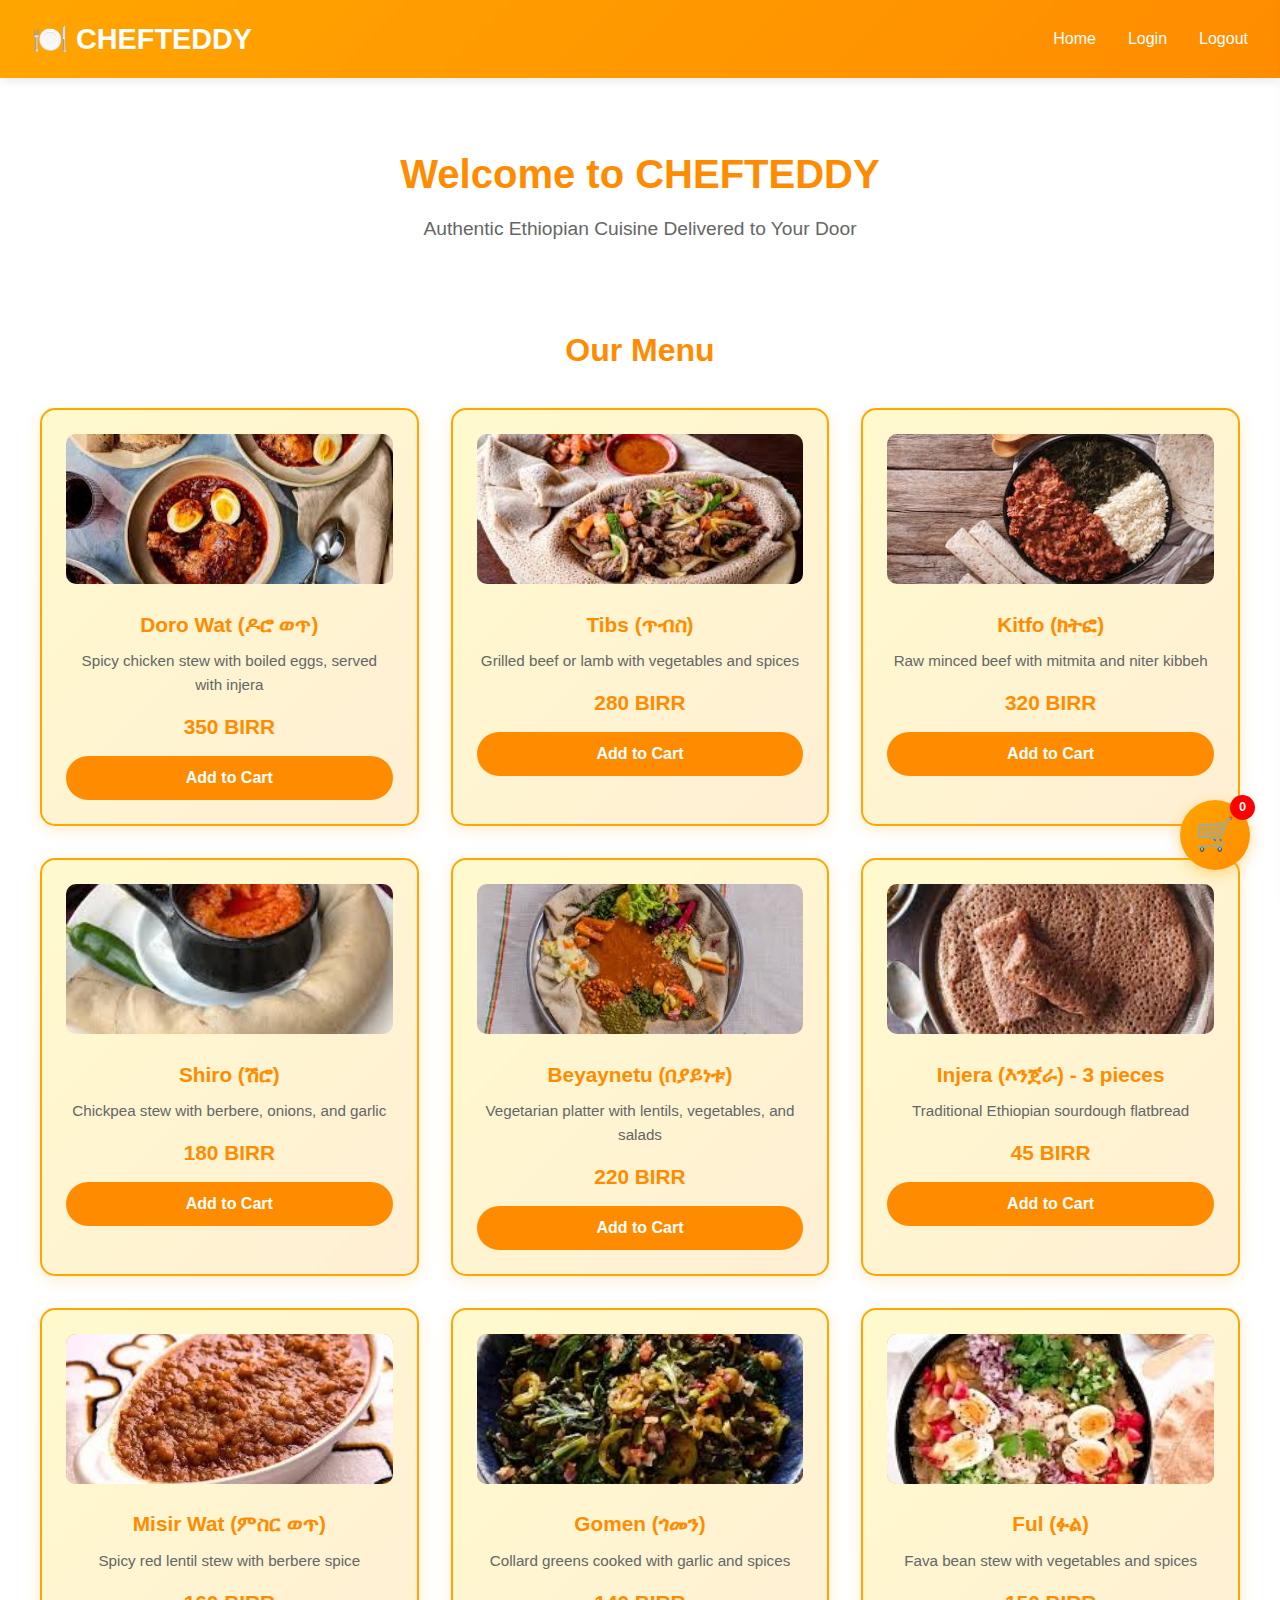
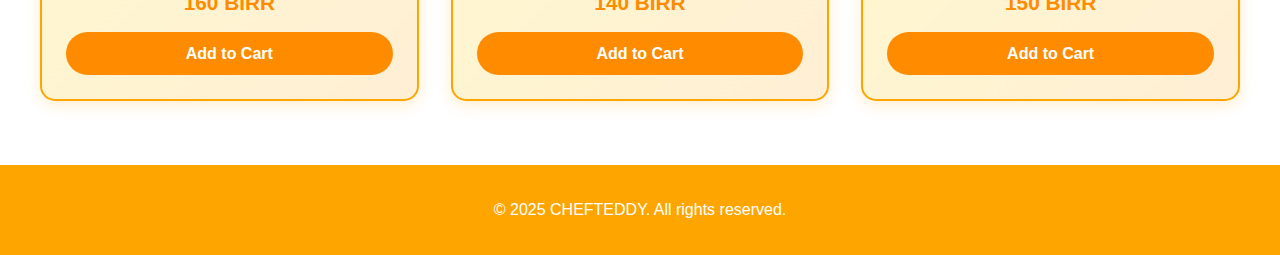
<file: INDEX.HTML>
<!DOCTYPE html>
<html lang="en">
<head>
    <meta charset="UTF-8">
    <meta name="viewport" content="width=device-width, initial-scale=1.0">
    <title>CHEFTEDDY - Ethiopian Food Delivery</title>
    <link rel="stylesheet" href="index.css">
</head>
<body>
    <header>
        <nav class="navbar">
            <div class="logo">
                <h1>🍽️ CHEFTEDDY</h1>
            </div>
            <div class="nav-links">
                <a href="index.html">Home</a>
                  <a href="login.html">Login</a>
                <a href="#" id="logoutBtn">Logout</a>
            </div>
        </nav>
    </header>

    <main class="main-content">
        <div class="container">
            <div class="welcome-section">
                <h2>Welcome to CHEFTEDDY</h2>
                <p>Authentic Ethiopian Cuisine Delivered to Your Door</p>
            </div>

            <div class="menu-section">
                <h2>Our Menu</h2>
                <div class="menu-grid">
                    <div class="food-item">
                        
                        <img src="doro wat.jpg" alt="Doro Wat" onerror="this.src='old-image.svg'">
                        <h3>Doro Wat (ዶሮ ወጥ)</h3>
                        <p>Spicy chicken stew with boiled eggs, served with injera</p>
                        <p class="price">350 BIRR</p>
                        <button class="add-to-cart" data-name="Doro Wat" data-price="350">Add to Cart</button>
                    </div>

                    <div class="food-item">
                        
                        <img src="tibs.jpg" alt="Tibs" onerror="this.src='old-image.svg'">
                        <h3>Tibs (ጥብስ)</h3>
                        <p>Grilled beef or lamb with vegetables and spices</p>
                        <p class="price">280 BIRR</p>
                        <button class="add-to-cart" data-name="Tibs" data-price="280">Add to Cart</button>
                    </div>

                    <div class="food-item">
                       
                        <img src="kitfo.jpg" alt="Kitfo" onerror="this.src='old-image.svg'">
                        <h3>Kitfo (ክትፎ)</h3>
                        <p>Raw minced beef with mitmita and niter kibbeh</p>
                        <p class="price">320 BIRR</p>
                        <button class="add-to-cart" data-name="Kitfo" data-price="320">Add to Cart</button>
                    </div>

                    <div class="food-item">

                        <img src="shiro.jpg" alt="Shiro" onerror="this.src='old-image.svg'">
                        <h3>Shiro (ሽሮ)</h3>
                        <p>Chickpea stew with berbere, onions, and garlic</p>
                        <p class="price">180 BIRR</p>
                        <button class="add-to-cart" data-name="Shiro" data-price="180">Add to Cart</button>
                    </div>

                    <div class="food-item">
                        <img src="Beyaynetu.jpg" alt="Beyaynetu" onerror="this.src='old-image.svg'">
                        <h3>Beyaynetu (በያይነቱ)</h3>
                        <p>Vegetarian platter with lentils, vegetables, and salads</p>
                        <p class="price">220 BIRR</p>
                        <button class="add-to-cart" data-name="Beyaynetu" data-price="220">Add to Cart</button>
                    </div>

                    <div class="food-item">
                        <img src="injera.jpg" alt="Injera" onerror="this.src='old-image.svg'">
                        <h3>Injera (እንጀራ) - 3 pieces</h3>
                        <p>Traditional Ethiopian sourdough flatbread</p>
                        <p class="price">45 BIRR</p>
                        <button class="add-to-cart" data-name="Injera (3 pieces)" data-price="45">Add to Cart</button>
                    </div>

                    <div class="food-item">
                        <img src="misir wat.jpg" alt="Misir Wat" onerror="this.src='old-image.svg'">
                        <h3>Misir Wat (ምስር ወጥ)</h3>
                        <p>Spicy red lentil stew with berbere spice</p>
                        <p class="price">160 BIRR</p>
                        <button class="add-to-cart" data-name="Misir Wat" data-price="160">Add to Cart</button>
                    </div>

                    <div class="food-item">
                        
                        <img src="gomen.jpg" alt="Gomen" onerror="this.src='old-image.svg'">
                        <h3>Gomen (ጎመን)</h3>
                        <p>Collard greens cooked with garlic and spices</p>
                        <p class="price">140 BIRR</p>
                        <button class="add-to-cart" data-name="Gomen" data-price="140">Add to Cart</button>
                    </div>
                    
                    <div class="food-item">
                        <img src="ful.jpg" alt="Ful" onerror="this.src='old-image.svg'">
                        <h3>Ful (ፉል)</h3>
                        <p>Fava bean stew with vegetables and spices</p>
                        <p class="price">150 BIRR</p>
                        <button class="add-to-cart" data-name="Ful" data-price="150">Add to Cart</button>
                    </div>
                </div>
            </div>
        </div>

        <!-- Cart Sidebar -->
        <div class="cart-sidebar" id="cartSidebar">
            <div class="cart-header">
                <h3>Your Cart</h3>
                <button class="close-cart" id="closeCart">×</button>
            </div>
            <div class="cart-items" id="cartItems">
                <p class="empty-cart">Your cart is empty</p>
            </div>
            <div class="cart-footer">
                <div class="cart-total">
                    <strong>Total: <span id="cartTotal">0 BIRR</span></strong>
                </div>
                <button class="checkout-btn" id="checkoutBtn">Proceed to Checkout</button>
            </div>
        </div>

        <!-- Cart Icon -->
        <div class="cart-icon" id="cartIcon">
            <span>🛒</span>
            <span class="cart-count" id="cartCount">0</span>
        </div>
    </main>

    <footer>
        <p>&copy; 2025 CHEFTEDDY. All rights reserved.</p>
    </footer>


    <script src="aa.js"></script>
</body>
</html>
</file>
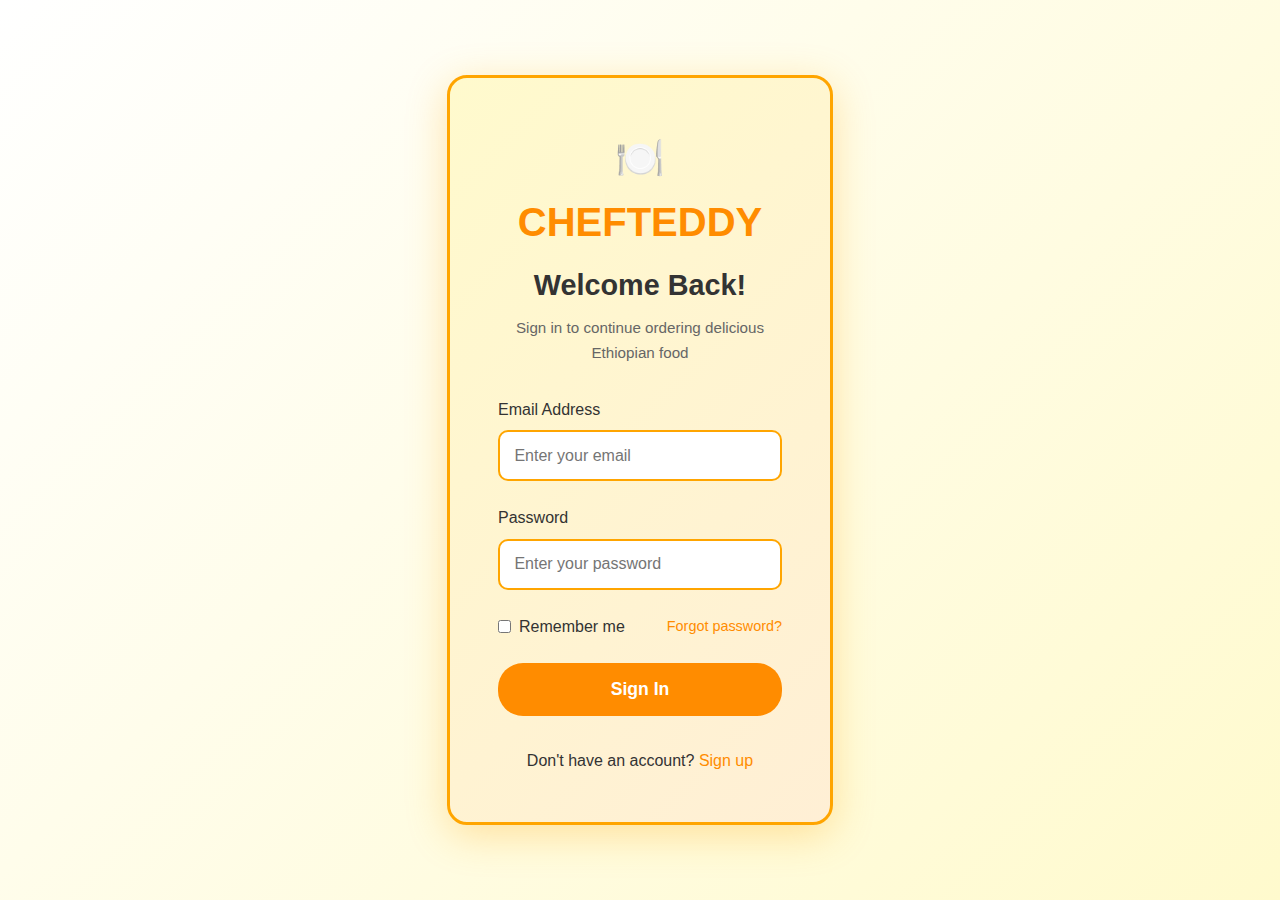
<file: confirm.html>
<!DOCTYPE html>
<html lang="en">
<head>
    <meta charset="UTF-8">
    <meta name="viewport" content="width=device-width, initial-scale=1.0">
    <title>Order Confirmation - CHEFTEDDY</title>
    <link rel="stylesheet" href="index.css">
</head>
<body>
    <header>
        <nav class="navbar">
            <div class="logo">
                <h1>🍽️ CHEFTEDDY</h1>
            </div>
            <div class="nav-links">
                <a href="index.html">Home</a>
                <a href="#" id="logoutBtn">Logout</a>
            </div>
        </nav>
    </header>

    <main class="confirm-main">
        <div class="confirm-container">
            <div class="order-summary-box">
                <h2>Order Summary</h2>
                <div id="orderItems"></div>
                <div class="order-totals">
                    <div class="total-row">
                        <span>Subtotal:</span>
                        <span id="subtotal">0 BIRR</span>
                    </div>
                    <div class="total-row">
                        <span>Delivery Fee:</span>
                        <span>50 BIRR</span>
                    </div>
                    <div class="total-row final-total">
                        <span>Total:</span>
                        <span id="finalTotal">0 BIRR</span>
                    </div>
                </div>
            </div>

            <div class="payment-box">
                <h2>Payment Information</h2>
                <form class="payment-form" id="paymentForm">
                    <div class="form-group">
                        <label for="address">Delivery Address</label>
                        <textarea id="address" placeholder="Enter your delivery address" required></textarea>
                    </div>
                    
                    <div class="payment-options">
                        <label class="payment-option">
                            <input type="radio" name="payment" value="telebirr" checked>
                            <span>🔵 Telebirr (Mobile Money)</span>
                        </label>
                        <label class="payment-option">
                            <input type="radio" name="payment" value="cbe">
                            <span>🏦 Commercial Bank of Ethiopia (CBE)</span>
                        </label>
                        <label class="payment-option">
                            <input type="radio" name="payment" value="awash">
                            <span>🏦 Awash Bank</span>
                        </label>
                        <label class="payment-option">
                            <input type="radio" name="payment" value="abyssinia">
                            <span>🏦 Bank of Abyssinia</span>
                        </label>
                        <label class="payment-option">
                            <input type="radio" name="payment" value="dashen">
                            <span>🏦 Dashen Bank</span>
                        </label>
                        <label class="payment-option">
                            <input type="radio" name="payment" value="nib">
                            <span>🏦 NIB Bank</span>
                        </label>
                        <label class="payment-option">
                            <input type="radio" name="payment" value="cash">
                            <span>💵 Cash on Delivery</span>
                        </label>
                    </div>
                    
                    <div class="form-group" id="telebirrFields" style="display: block;">
                        <label for="telebirrPhone">Telebirr Phone Number</label>
                        <input type="tel" id="telebirrPhone" placeholder="0912345678" maxlength="10">
                    </div>
                    
                    <div class="form-group" id="bankFields" style="display: none;">
                        <label for="accountNumber">Account Number</label>
                        <input type="text" id="accountNumber" placeholder="Enter your account number">
                        <label for="bankName" style="margin-top: 0.5rem; display: block;">Bank Name</label>
                        <input type="text" id="bankName" placeholder="Bank name will appear here" readonly style="background-color: #f5f5f5;">
                    </div>

                    <div class="action-buttons">
                        <button type="submit" class="confirm-order-btn" onclick="order_create()">Confirm Order</button>
                        <button type="button" class="cancel-order-btn" id="cancelBtn">Cancel Order</button>
                    </div>
                </form>
            </div>
        </div>
    </main>

    <footer>
        <p>&copy; 2024 CHEFTEDDY. All rights reserved.</p>
    </footer>

    <script src="aa.js"></script>
</body>
</html>
</file>
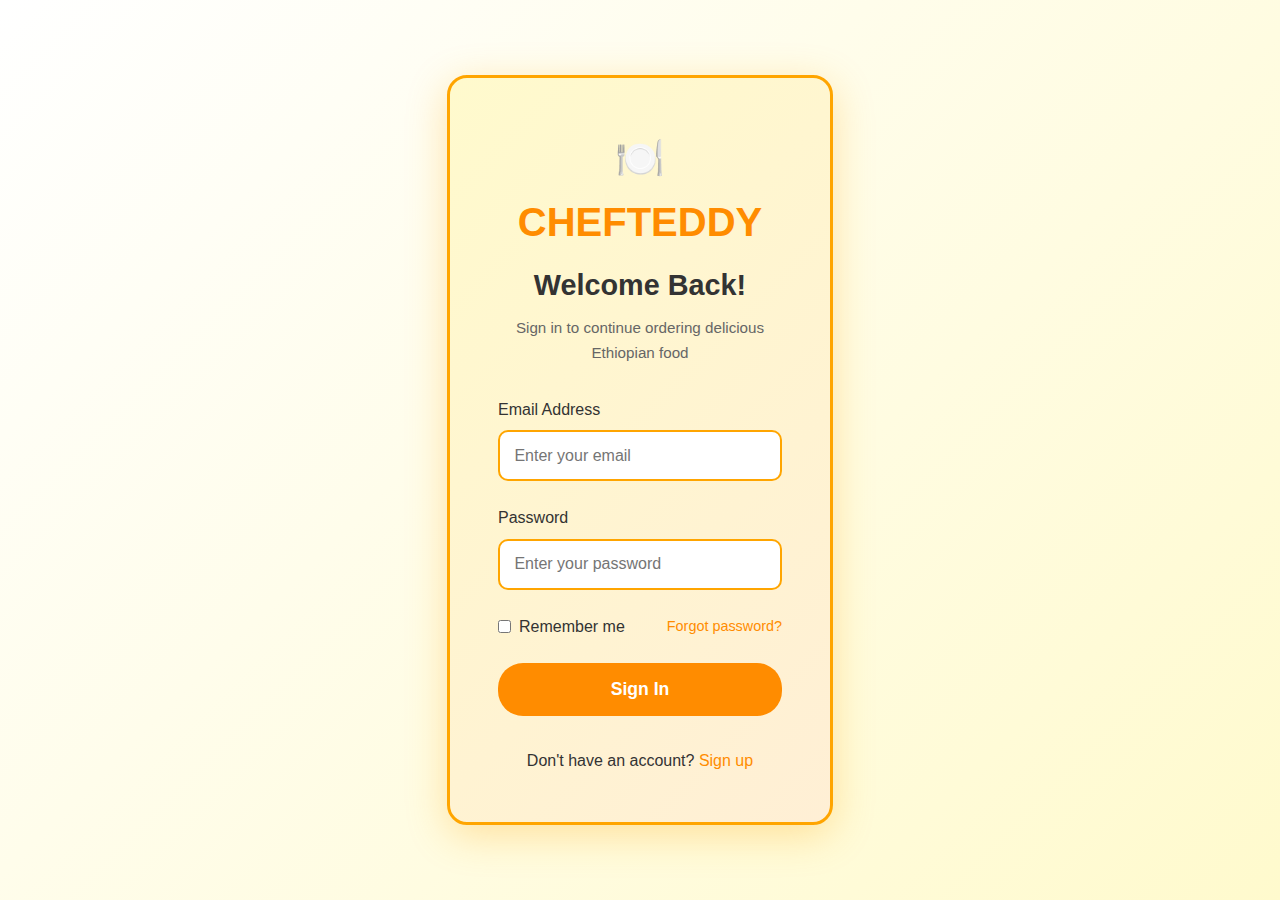
<file: login.html>
<!DOCTYPE html>
<html lang="en">
<head>
    <meta charset="UTF-8">
    <meta name="viewport" content="width=device-width, initial-scale=1.0">
    <title>Login - CHEFTEDDY</title>
    <link rel="stylesheet" href="index.css">
</head>
<body class="login-page">
    <div class="login-container">
        <div class="login-box">
            <div class="login-header">
                <h1>🍽️ CHEFTEDDY</h1>
                <h2>Welcome Back!</h2>
                <p>Sign in to continue ordering delicious Ethiopian food</p>
            </div>
            
            <form class="login-form" id="loginForm">
                <div class="form-group">
                    <label for="email">Email Address</label>
                    <input type="email" id="email" name="email" placeholder="Enter your email" required>
                </div>
                
                <div class="form-group">
                    <label for="password">Password</label>
                    <input type="password" id="password" name="password" placeholder="Enter your password" required>
                </div>
                
                <div class="form-options">
                    <label class="remember-me">
                        <input type="checkbox" name="remember">
                        <span>Remember me</span>
                    </label>
                    <a href="#" class="forgot-password">Forgot password?</a>
                </div>
                
                <button type="submit" class="login-btn">Sign In</button>
                
                <div class="signup-link">
                    <p>Don't have an account? <a href="#">Sign up</a></p>
                </div>
            </form>
        </div>
    </div>
    
    <script src="aa.js"></script>
</body>
</html>
</file>
<file: index.css>
* {
    margin: 0;
    padding: 0;
    box-sizing: border-box;
}

body {
    font-family: 'Segoe UI', Tahoma, Geneva, Verdana, sans-serif;
    background-color: #ffffff;
    color: #333;
    line-height: 1.6;
}

/* Header and Navigation */
.navbar {
    background: linear-gradient(135deg, #ffa500 0%, #ff8c00 100%);
    padding: 1rem 2rem;
    display: flex;
    justify-content: space-between;
    align-items: center;
    box-shadow: 0 2px 10px rgba(0,0,0,0.1);
}

.logo h1 {
    color: white;
    font-size: 1.8rem;
}

.nav-links {
    display: flex;
    gap: 2rem;
}

.nav-links a {
    color: white;
    text-decoration: none;
    font-weight: 500;
    transition: opacity 0.3s;
}

.nav-links a:hover {
    opacity: 0.8;
}

/* Main Content */
.main-content {
    position: relative;
    padding: 2rem;
    min-height: calc(100vh - 200px);
}

.container {
    max-width: 1200px;
    margin: 0 auto;
}

.welcome-section {
    text-align: center;
    margin-bottom: 3rem;
    padding: 2rem;
}

.welcome-section h2 {
    font-size: 2.5rem;
    color: #ff8c00;
    margin-bottom: 0.5rem;
}

.welcome-section p {
    font-size: 1.2rem;
    color: #666;
}

/* Menu Section */
.menu-section h2 {
    font-size: 2rem;
    color: #ff8c00;
    margin-bottom: 2rem;
    text-align: center;
}

.menu-grid {
    display: grid;
    grid-template-columns: repeat(auto-fit, minmax(280px, 1fr));
    gap: 2rem;
    margin-bottom: 2rem;
}

.food-item {
    background: linear-gradient(135deg, #fffacd 0%, #ffefd5 100%);
    border: 2px solid #ffa500;
    border-radius: 15px;
    padding: 1.5rem;
    text-align: center;
    box-shadow: 0 4px 15px rgba(255, 165, 0, 0.2);
    transition: transform 0.3s, box-shadow 0.3s;
}

.food-item:hover {
    transform: translateY(-5px);
    box-shadow: 0 6px 20px rgba(255, 165, 0, 0.3);
}

.food-item img {
    width: 100%;
    height: 150px;
    object-fit: cover;
    border-radius: 10px;
    margin-bottom: 1rem;
    background: #ffa500;
}

.food-item h3 {
    color: #ff8c00;
    font-size: 1.3rem;
    margin-bottom: 0.5rem;
}

.food-item p {
    color: #666;
    margin-bottom: 0.5rem;
    font-size: 0.95rem;
}

.food-item .price {
    font-size: 1.3rem;
    font-weight: bold;
    color: #ff8c00;
    margin: 0.8rem 0;
}

.add-to-cart {
    background: #ff8c00;
    color: white;
    border: none;
    padding: 0.8rem 1.5rem;
    border-radius: 25px;
    font-size: 1rem;
    font-weight: 600;
    cursor: pointer;
    transition: background 0.3s, transform 0.2s;
    width: 100%;
}

.add-to-cart:hover {
    background: #ff7f00;
    transform: scale(1.05);
}

.add-to-cart:active {
    transform: scale(0.98);
}

/* Cart Sidebar */
.cart-sidebar {
    position: fixed;
    right: -400px;
    top: 0;
    width: 380px;
    height: 100vh;
    background: linear-gradient(135deg, #fffacd 0%, #ffefd5 100%);
    border-left: 3px solid #ffa500;
    box-shadow: -5px 0 20px rgba(0,0,0,0.2);
    transition: right 0.3s ease;
    z-index: 1000;
    display: flex;
    flex-direction: column;
}

.cart-sidebar.open {
    right: 0;
}

.cart-header {
    background: #f0ac2f;
    padding: 1.5rem;
    display: flex;
    justify-content: space-between;
    align-items: center;
    color: white;
}

.cart-header h3 {
    font-size: 1.5rem;
}

.close-cart {
    background: none;
    border: none;
    color: white;
    font-size: 2rem;
    cursor: pointer;
    width: 40px;
    height: 40px;
    display: flex;
    align-items: center;
    justify-content: center;
    border-radius: 50%;
    transition: background 0.3s;
}

.close-cart:hover {
    background: rgba(255,255,255,0.2);
}

.cart-items {
    flex: 1;
    overflow-y: auto;
    padding: 1.5rem;
}

.empty-cart {
    text-align: center;
    color: #999;
    margin-top: 2rem;
    font-style: italic;
}

.cart-item {
    background: white;
    border: 2px solid #ffa500;
    border-radius: 10px;
    padding: 1rem;
    margin-bottom: 1rem;
    display: flex;
    justify-content: space-between;
    align-items: center;
}

.cart-item-info h4 {
    color: #ff8c00;
    margin-bottom: 0.3rem;
}

.cart-item-info p {
    color: #666;
    font-size: 0.9rem;
}

.cart-item-controls {
    display: flex;
    align-items: center;
    gap: 0.5rem;
}

.cart-item-controls button {
    background: #ff8c00;
    color: white;
    border: none;
    width: 30px;
    height: 30px;
    border-radius: 50%;
    cursor: pointer;
    font-size: 1.2rem;
    display: flex;
    align-items: center;
    justify-content: center;
}

.cart-item-controls button:hover {
    background: #ff7f00;
}

.cart-item-controls span {
    min-width: 30px;
    text-align: center;
    font-weight: bold;
}

.cart-footer {
    background: #ffa500;
    padding: 1.5rem;
    border-top: 3px solid #ff8c00;
}

.cart-total {
    color: white;
    font-size: 1.3rem;
    margin-bottom: 1rem;
    text-align: center;
}

.checkout-btn {
    width: 100%;
    background: white;
    color: #ff8c00;
    border: none;
    padding: 1rem;
    border-radius: 25px;
    font-size: 1.1rem;
    font-weight: 600;
    cursor: pointer;
    transition: transform 0.2s, box-shadow 0.2s;
}

.checkout-btn:hover {
    transform: scale(1.02);
    box-shadow: 0 4px 10px rgba(0,0,0,0.2);
}

.checkout-btn:active {
    transform: scale(0.98);
}

/* Cart Icon */
.cart-icon {
    position: fixed;
    bottom: 30px;
    right: 30px;
    width: 70px;
    height: 70px;
    background: linear-gradient(135deg, #ffa500 0%, #ff8c00 100%);
    border-radius: 50%;
    display: flex;
    align-items: center;
    justify-content: center;
    cursor: pointer;
    box-shadow: 0 4px 15px rgba(255, 165, 0, 0.4);
    z-index: 999;
    transition: transform 0.3s;
}

.cart-icon:hover {
    transform: scale(1.1);
}

.cart-icon span:first-child {
    font-size: 2rem;
}

.cart-count {
    position: absolute;
    top: -5px;
    right: -5px;
    background: #ff0000;
    color: white;
    border-radius: 50%;
    width: 25px;
    height: 25px;
    display: flex;
    align-items: center;
    justify-content: center;
    font-size: 0.8rem;
    font-weight: bold;
}

/* Login Page */
.login-page {
    background: linear-gradient(135deg, #ffffff 0%, #fffacd 100%);
    min-height: 100vh;
    display: flex;
    align-items: center;
    justify-content: center;
}

.login-container {
    width: 100%;
    max-width: 450px;
    padding: 2rem;
}

.login-box {
    background: linear-gradient(135deg, #fffacd 0%, #ffefd5 100%);
    border: 3px solid #ffa500;
    border-radius: 20px;
    padding: 3rem;
    box-shadow: 0 10px 40px rgba(255, 165, 0, 0.3);
}

.login-header {
    text-align: center;
    margin-bottom: 2rem;
}

.login-header h1 {
    font-size: 2.5rem;
    color: #ff8c00;
    margin-bottom: 0.5rem;
}

.login-header h2 {
    font-size: 1.8rem;
    color: #333;
    margin-bottom: 0.5rem;
}

.login-header p {
    color: #666;
    font-size: 0.95rem;
}

.login-form {
    margin-top: 2rem;
}

.form-group {
    margin-bottom: 1.5rem;
}

.form-group label {
    display: block;
    margin-bottom: 0.5rem;
    color: #333;
    font-weight: 500;
}

.form-group input,
.form-group textarea {
    width: 100%;
    padding: 0.9rem;
    border: 2px solid #ffa500;
    border-radius: 10px;
    font-size: 1rem;
    transition: border-color 0.3s;
}

.form-group input:focus,
.form-group textarea:focus {
    outline: none;
    border-color: #ff8c00;
}

.form-options {
    display: flex;
    justify-content: space-between;
    align-items: center;
    margin-bottom: 1.5rem;
}

.remember-me {
    display: flex;
    align-items: center;
    gap: 0.5rem;
    cursor: pointer;
}

.forgot-password {
    color: #ff8c00;
    text-decoration: none;
    font-size: 0.9rem;
}

.forgot-password:hover {
    text-decoration: underline;
}

.login-btn {
    width: 100%;
    background: #ff8c00;
    color: white;
    border: none;
    padding: 1rem;
    border-radius: 25px;
    font-size: 1.1rem;
    font-weight: 600;
    cursor: pointer;
    transition: background 0.3s, transform 0.2s;
    margin-bottom: 1rem;
}

.login-btn:hover {
    background: #ff7f00;
    transform: scale(1.02);
}

.signup-link {
    text-align: center;
    margin-top: 1rem;
}

.signup-link a {
    color: #ff8c00;
    text-decoration: none;
    font-weight: 500;
}

.signup-link a:hover {
    text-decoration: underline;
}

/* Confirmation Page */
.confirm-main {
    padding: 2rem;
    min-height: calc(100vh - 200px);
}

.confirm-container {
    max-width: 1000px;
    margin: 0 auto;
    display: grid;
    grid-template-columns: 1fr 1fr;
    gap: 2rem;
}

.order-summary-box,
.payment-box {
    background: linear-gradient(135deg, #fffacd 0%, #ffefd5 100%);
    border: 3px solid #ffa500;
    border-radius: 20px;
    padding: 2rem;
    box-shadow: 0 4px 15px rgba(255, 165, 0, 0.2);
}

.order-summary-box h2,
.payment-box h2 {
    color: #ff8c00;
    font-size: 1.8rem;
    margin-bottom: 1.5rem;
    text-align: center;
}

.order-item {
    background: white;
    border: 2px solid #ffa500;
    border-radius: 10px;
    padding: 1rem;
    margin-bottom: 1rem;
    display: flex;
    justify-content: space-between;
    align-items: center;
}

.order-item-info h4 {
    color: #ff8c00;
    margin-bottom: 0.3rem;
}

.order-item-info p {
    color: #666;
    font-size: 0.9rem;
}

.order-item-price {
    font-weight: bold;
    color: #ff8c00;
    font-size: 1.1rem;
}

.order-totals {
    margin-top: 1.5rem;
    padding-top: 1.5rem;
    border-top: 2px solid #ffa500;
}

.total-row {
    display: flex;
    justify-content: space-between;
    margin-bottom: 0.8rem;
    font-size: 1.1rem;
}

.final-total {
    font-size: 1.5rem;
    font-weight: bold;
    color: #ff8c00;
    padding-top: 0.8rem;
    border-top: 2px solid #ffa500;
    margin-top: 0.8rem;
}

.payment-form {
    margin-top: 1rem;
}

.form-row {
    display: grid;
    grid-template-columns: 1fr 1fr;
    gap: 1rem;
}

.payment-options {
    margin: 1.5rem 0;
}

.payment-option {
    display: flex;
    align-items: center;
    gap: 0.5rem;
    padding: 0.8rem;
    background: white;
    border: 2px solid #ffa500;
    border-radius: 10px;
    margin-bottom: 0.8rem;
    cursor: pointer;
    transition: background 0.3s;
}

.payment-option:hover {
    background: #fffacd;
}

.payment-option input[type="radio"] {
    cursor: pointer;
}

.action-buttons {
    display: flex;
    gap: 1rem;
    margin-top: 1.5rem;
}

.confirm-order-btn,
.cancel-order-btn {
    flex: 1;
    padding: 1rem;
    border: none;
    border-radius: 25px;
    font-size: 1.1rem;
    font-weight: 600;
    cursor: pointer;
    transition: transform 0.2s, box-shadow 0.2s;
}

.confirm-order-btn {
    background: #28a745;
    color: white;
}

.confirm-order-btn:hover {
    background: #218838;
    transform: scale(1.02);
    box-shadow: 0 4px 10px rgba(40, 167, 69, 0.3);
}

.cancel-order-btn {
    background: #dc3545;
    color: white;
}

.cancel-order-btn:hover {
    background: #c82333;
    transform: scale(1.02);
    box-shadow: 0 4px 10px rgba(220, 53, 69, 0.3);
}

/* Footer */
footer {
    background: #ffa500;
    color: white;
    text-align: center;
    padding: 2rem;
    margin-top: auto;
}

footer p {
    font-size: 1rem;
    font-weight: 500;
}

/* Responsive Design */
@media (max-width: 768px) {
    .confirm-container {
        grid-template-columns: 1fr;
    }
    
    .cart-sidebar {
        width: 100%;
        right: -100%;
    }
    
    .menu-grid {
        grid-template-columns: 1fr;
    }
    
    .form-row {
        grid-template-columns: 1fr;
    }
}
</file>
